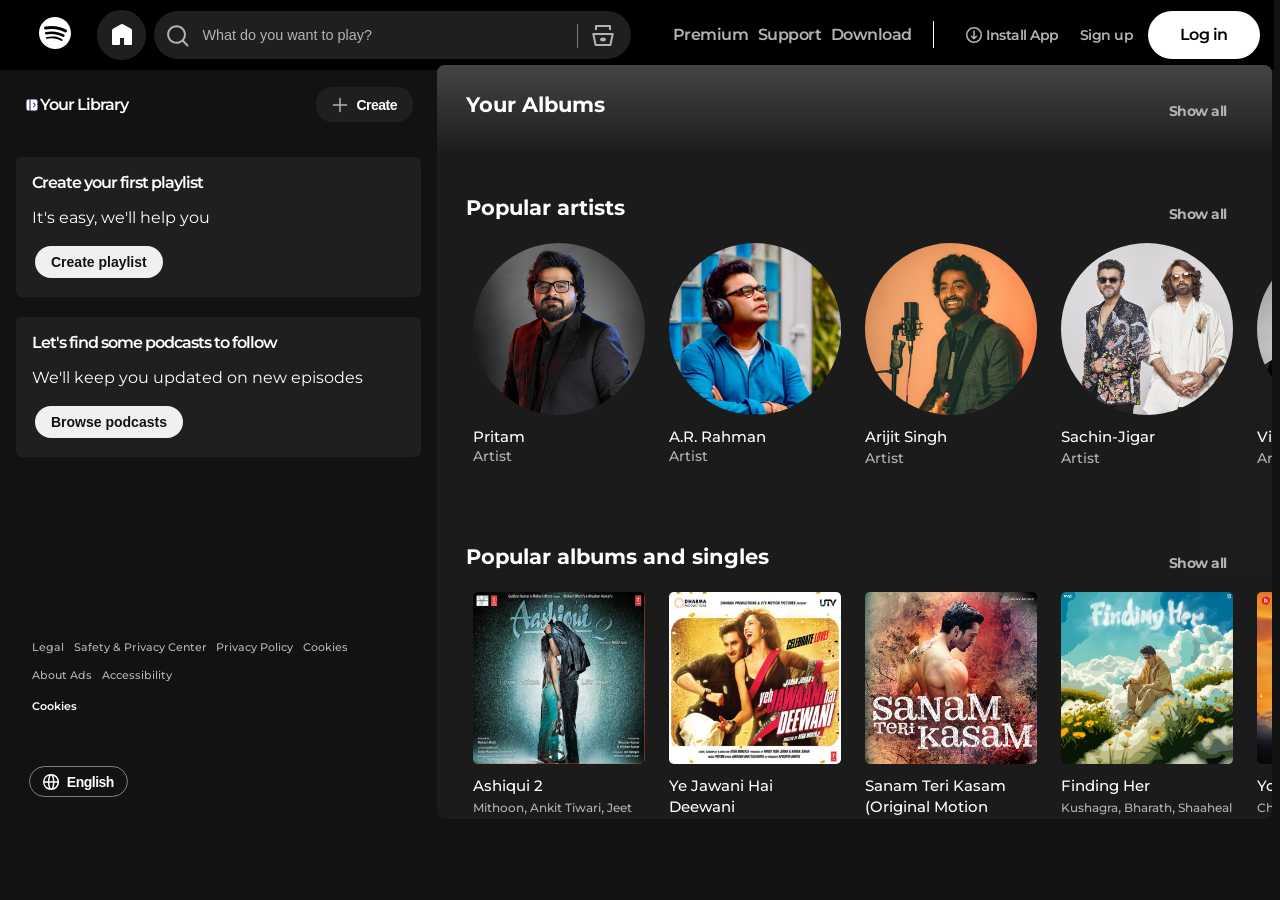
<file: js/project_2/index.html>
<!DOCTYPE html>
<html lang="en">

<head>
    <meta charset="UTF-8">
    <meta name="viewport" content="width=device-width, initial-scale=1.0">
    <title>Spotify - Web Player: Music for everyone</title>
    <link href="https://fonts.googleapis.com/css2?family=Montserrat:wght@300;400;500;600;700&display=swap"
        rel="stylesheet">
    <link rel="stylesheet" href="css/style.css">
    <link rel="stylesheet" href="css/utility.css">
    <link rel="icon" type="image/x-icon" href="svg/favicon.ico">
</head>

<body>
    <div class="container">
        <header class="header">
            <nav>
                <div class="navbar flex-space-between">
                    <div class="navbar-left flex-center">
                        <div class="logo">
                            <a href="">
                                <img src="svg/logo.svg" width="50" alt="logo">
                            </a>
                        </div>
                        <div class="home-search-bar flex-center">
                            <div class="home">
                                <a href="#" class="flex-center p-1 border-circule">
                                    <img src="svg/home.svg" width="50" alt="home">
                                </a>
                            </div>
                            <form action="#" class="search-bar flex-center border-circule">
                                <div class="input">
                                    <a href="#" class="search-logo p-1 border-circule">
                                        <img src="svg/search.svg" width="50" alt="search">
                                    </a>
                                    <input class="border-circule" id="search" type="text"
                                        placeholder="What do you want to play?">
                                    <a href="#" class="flex-center browse">
                                        <img src="svg/browse.svg" width="50" alt="browse">
                                    </a>
                                </div>
                            </form>
                        </div>
                    </div>
                    <div class="navbar-right flex-center">
                        <div class="items">
                            <ul class="flex-center">
                                <li>
                                    <a href="#">Premium</a>
                                </li>
                                <li>
                                    <a href="#">Support</a>
                                </li>
                                <li>
                                    <a href="#">Download</a>
                                </li>
                            </ul>
                        </div>
                        <div class="pipe">

                        </div>
                        <div class="install-app">
                            <a href="#" class="flex-center"><img src="svg/install.svg" width="50" alt="install">Install
                                App</a>
                        </div>
                        <div class="nav-buttons flex-center">
                            <div class="signup">
                                <a href="#">Sign up</a>
                            </div>
                            <div class="login">
                                <a href="#">Log in</a>
                            </div>
                        </div>
                    </div>
                </div>
            </nav>
        </header>
        <div class="fake-header">

        </div>
        <aside>
            <div class="sidebar">
                <div class="sidebar-header flex-space-between">
                    <div class="flex-center">
                        <img id="hamburger" width="30" src="svg/sidebar.svg" alt="">
                        <h3>Your Library</h3>
                    </div>
                    <button class="btn"><img src="svg/create.svg" width="50" alt="create">Create</button>
                </div>
                <div class="sidebar-main">
                    <div class="sidebar-main-card">
                        <h3>Create your first playlist</h3>
                        <span>It's easy, we'll help you</span>
                        <button class="sidebar-main-button border-circule">Create playlist</button>
                    </div>
                    <div class="sidebar-main-card">
                        <h3>Let's find some podcasts to follow</h3>
                        <span>We'll keep you updated on new episodes</span>
                        <button class="sidebar-main-button border-circule">Browse podcasts</button>
                    </div>
                </div>
                <div class="sidebar-footer">
                    <div class="sidebar-footer-content">
                        <ul>
                            <li>
                                <a href="#">Legal</a>
                            </li>
                            <li>
                                <a href="#">Safety & Privacy Center</a>
                            </li>
                            <li>
                                <a href="#">Privacy Policy</a>
                            </li>
                            <li>
                                <a href="#">Cookies</a>
                            </li>
                            <li>
                                <a href="#">About Ads</a>
                            </li>
                            <li>
                                <a href="#">Accessibility</a>
                            </li>
                        </ul>
                        <div class="footer-cooki">
                            <a href="#">Cookies</a>
                        </div>
                    </div>
                    <div class="english-button-container">
                        <button class="btn english-button"><img src="svg/world.svg" width="50" alt="world">English
                        </button>
                    </div>
                </div>
            </div>
        </aside>
        <main>
            <section>
                <div class="main">
                    <div class="main-content">
                        <div class="cards-container top-color">
                            <div class="main-content-header flex-space-between">
                                <!-- <h2>Trending songs</h2> -->
                                <h2>Your Albums</h2>
                                <a href="#">Show all</a>
                            </div>
                            <div class="cards playlist">
                            </div>
                        </div>

                        <div class="cards-container">
                            <div class="main-content-header flex-space-between">
                                <h2>Popular artists</h2>
                                <a href="#">Show all</a>
                            </div>
                            <div class="cards">
                                <div class="card artist">
                                    <img src="assets/artist img/pritam.jpg" width="200px" alt="song">
                                    <div class="card-content">
                                        <a href="#">Pritam</a>
                                        <span>Artist</span>
                                    </div>
                                </div>
                                <div class="card artist">
                                    <img src="assets/artist img/arrehman.jpg" width="200px" alt="song">
                                    <div class="card-content">
                                    </div>
                                    <div class="card-content">
                                        <a href="#">A.R. Rahman</a>
                                        <span>Artist</span>
                                    </div>
                                </div>
                                <div class="card artist">
                                    <img src="assets/artist img/arijitbabu.jpg" width="200px" alt="song">
                                    <div class="card-content">
                                        <a href="#">Arijit Singh</a>
                                    </div>
                                    <span>Artist</span>
                                </div>
                                <div class="card artist">
                                    <img src="assets/artist img/sachin-jigar.jpg" width="200px" alt="song">
                                    <div class="card-content">
                                        <a href="#">Sachin-Jigar</a>
                                    </div>
                                    <span>Artist</span>
                                </div>
                                <div class="card artist">
                                    <img src="assets/artist img/vishal-shekhar.jpg" width="200px" alt="song">
                                    <div class="card-content">
                                        <a href="#">Vishal-Shekhar</a>
                                    </div>
                                    <span>Artist</span>
                                </div>
                                <div class="card artist">
                                    <img src="assets/artist img/atif-aslam.jpg" width="200px" alt="song">
                                    <div class="card-content">
                                        <a href="#">Atif-Aslam</a>
                                    </div>
                                    <span>Artist</span>
                                </div>
                                <div class="card artist">
                                    <img src="assets/artist img/anirudh-ravichander.jpg" width="200px" alt="song">
                                    <div class="card-content">
                                        <a href="#">Anirudh-Ravichandar</a>
                                    </div>
                                    <span>Artist</span>
                                </div>
                                <div class="card artist">
                                    <img src="assets/artist img/udit-narayan.jpg" width="200px" alt="song">
                                    <div class="card-content">
                                        <a href="#">Udit-Narayan</a>
                                    </div>
                                    <span>Artist</span>
                                </div>
                                <div class="card artist">
                                    <img src="assets/artist img/honey-singh.jpg" width="200px" alt="song">
                                    <div class="card-content">
                                        <a href="#">Yo Yo Honey Singh</a>
                                    </div>
                                    <span>Artist</span>
                                </div>
                                <div class="card artist">
                                    <img src="assets/artist img/shankar-ehsaan-loy.jpg" width="200px" alt="song">
                                    <div class="card-content">
                                        <a href="#">Shankar-Ehsaan-Loy</a>
                                    </div>
                                    <span>Artist</span>
                                </div>
                            </div>
                        </div>
                        <div class="cards-container">
                            <div class="main-content-header flex-space-between">
                                <h2>Popular albums and singles</h2>
                                <a href="#">Show all</a>
                            </div>
                            <div class="cards">
                                <div class="card">
                                    <img src="assets/popular_albums/ashiqui2.jpg" width="200px" alt="song">
                                    <div class="card-content">
                                        <a href="#">Ashiqui 2</a>
                                        <span><a href="#">Mithoon</a>,<a href="#"> Ankit Tiwari</a>,<a href="#"> Jeet
                                                Gannguli</a></span>
                                    </div>
                                </div>
                                <div class="card">
                                    <img src="assets/popular_albums/yejavanihaideevani.jpg" width="200px" alt="song">
                                    <div class="card-content">
                                        <a href="#">Ye Jawani Hai Deewani</a>
                                        <span><a href="#">Pritam</a></span>
                                    </div>
                                </div>
                                <div class="card">
                                    <img src="assets/popular_albums/sanamterikasam.jpg" width="200px" alt="song">
                                    <div class="card-content">
                                        <a href="#">Sanam Teri Kasam (Original Motion Picture Soundtrack)</a>
                                        <span><a href="#">Himesh Reshamiya</a>,<a href="#"> Sameer Anjaan</a>,<a
                                                href="#"> Subrat Sinha</a>,<a href="#"> Shabbir Ahemad</a></span>
                                    </div>
                                </div>
                                <div class="card">
                                    <img src="assets/popular_albums/findingher.jpg" width="200px" alt="song">
                                    <div class="card-content">
                                        <a href="#">Finding Her</a>
                                        <span><a href="#">Kushagra</a>,<a href="#"> Bharath</a>,<a href="#">
                                                Shaaheal</a></span>
                                    </div>
                                </div>
                                <div class="card">
                                    <img src="assets/popular_albums/younggoat.jpg" width="200px" alt="song">
                                    <div class="card-content">
                                        <a href="#">Young G.O.A.T</a>
                                        <span><a href="#">Cheema Y</a>,<a href="#"> Gur Sidhu</a></span>
                                    </div>
                                </div>
                                <div class="card">
                                    <img src="assets/popular_albums/ranjhna.jpg" width="200px" alt="song">
                                    <div class="card-content">
                                        <a href="#">Rajhna (From "Do Patti")</a>
                                        <span><a href="#">Shachet-Parampara</a>,<a href="#"> Parampara Tondon</a>,<a
                                                href="#"> Kausar Munir</a></span>
                                    </div>
                                </div>
                                <div class="card">
                                    <img src="assets/popular_albums/ultimatelovesong.jpg" width="200px" alt="song">
                                    <div class="card-content">
                                        <a href="#">Ultimate Love Songs- Arijit Singh</a>
                                        <span><a href="#">Arijit Singh</a></span>
                                    </div>
                                </div>
                                <div class="card">
                                    <img src="assets/popular_albums/makingmemories.jpg" width="200px" alt="song">
                                    <div class="card-content">
                                        <a href="#">Making Memories</a>
                                        <span><a href="#">Karan Aujla</a>,<a href="#"> Ikky</a></span>
                                    </div>
                                </div>
                                <div class="card svg">
                                    <img src="assets/popular_albums/variousartist.svg" width="200px" alt="song">
                                    <div class="card-content">
                                        <a href="#">Various Artist</a>
                                    </div>
                                </div>
                                <div class="card">
                                    <img src="assets/popular_albums/sicario.jpg" width="200px" alt="song">
                                    <div class="card-content">
                                        <a href="#">Sicario</a>
                                        <span><a href="#">Shubh</a></span>
                                    </div>
                                </div>

                            </div>
                        </div>
                        <div class="cards-container">
                            <div class="main-content-header flex-space-between">
                                <h2>Popular radio</h2>
                                <a href="#">Show all</a>
                            </div>
                            <div class="cards">
                                <div class="card">
                                    <img src="assets/popular_radio/arijit singh.jpg" width="200px" alt="song">
                                    <div class="card-content">
                                        <span><a href="#">With Sachin-Jigar, Jeet Gannguli, Pritam and more</a></span>
                                    </div>
                                </div>
                                <div class="card">
                                    <img src="assets/popular_radio/kk.jpg" width="200px" alt="song">
                                    <div class="card-content">
                                        <span><a href="#">With Pritam, Ankit Tiwari, Vishal-Shekhar and more</a>
                                        </span>
                                    </div>
                                </div>
                                <div class="card">
                                    <img src="assets/popular_radio/shreya ghoshal.jpg" width="200px" alt="song">
                                    <div class="card-content">
                                        <span><a href="#">With A.R. Rahman, Arijit Singh, Atif Aslam and more</a></span>
                                    </div>
                                </div>
                                <div class="card">
                                    <img src="assets/popular_radio/alka yagnik.jpg" width="200px" alt="song">
                                    <div class="card-content">
                                        <span><a href="#">With Vinod Rathod, Kumar Sanu, Udit Narayan and
                                                more</a></span>
                                    </div>
                                </div>
                                <div class="card">
                                    <img src="assets/popular_radio/diljit.jpg" width="200px" alt="song">
                                    <div class="card-content">
                                        <span><a href="#">With AP Dhillon, Sidhu Moose Wala, Harrdy Sandhu and
                                                more</a></span>
                                    </div>
                                </div>
                                <div class="card">
                                    <img src="assets/popular_radio/a r rahman.jpg" width="200px" alt="song">
                                    <div class="card-content">
                                        <span><a href="#">With Yuvan Shankar Raja, Hariharan, Chinmayi and
                                                more</a></span>
                                    </div>
                                </div>
                                <div class="card">
                                    <img src="assets/popular_radio/honey singh.jpg" width="200px" alt="song">
                                    <div class="card-content">
                                        <span><a href="#">With Diljit Dosanjh, Guru Randhawa, Himesh Reshammiya and
                                                more</a></span>
                                    </div>
                                </div>
                                <div class="card">
                                    <img src="assets/popular_radio/sidhu moose wala.jpg" width="200px" alt="song">
                                    <div class="card-content">
                                        <span><a href="#">With Shubh, AP Dhillon, Khan Bhaini and more</a></span>
                                    </div>
                                </div>
                                <div class="card">
                                    <img src="assets/popular_radio/kishore kumar.jpg" width="200px" alt="song">
                                    <div class="card-content">
                                        <span><a href="#">With Mukesh, Tabassum, Hemant Kumar and more</a></span>
                                    </div>
                                </div>
                                <div class="card">
                                    <img src="assets/popular_radio/kumar sanu.jpg" width="200px" alt="song">
                                    <div class="card-content">
                                        <span><a href="#">With Anuradha Paudwal, Jatin-Lalit, Alka Yagnik and
                                                more</a></span>
                                    </div>
                                </div>

                            </div>
                        </div>
                        <div class="cards-container">
                            <div class="main-content-header flex-space-between">
                                <h2>Featured charts</h2>
                                <a href="#">Show all</a>
                            </div>
                            <div class="cards">
                                <div class="card">
                                    <img src="assets/features chart/topsongsglobal.jpg" width="200px" alt="song">
                                    <div class="card-content">
                                        <span><a href="#">Your weekly update of the most played tracks right now -
                                                Global.</a></span>
                                    </div>
                                </div>
                                <div class="card">
                                    <img src="assets/features chart/topsongsindia.jpg" width="200px" alt="song">
                                    <div class="card-content">
                                        <span><a href="#">Your weekly update of the most played tracks right now -
                                                India.</a></span>
                                    </div>
                                </div>
                                <div class="card">
                                    <img src="assets/features chart/top50global.jpg" width="200px" alt="song">
                                    <div class="card-content">
                                        <span><a href="#">Your daily update of the most played tracks right now -
                                                Global.</a></span>
                                    </div>
                                </div>
                                <div class="card">
                                    <img src="assets/features chart/top50india.jpg" width="200px" alt="song">
                                    <div class="card-content">
                                        <span><a href="#">Your daily update of the most played tracks right now -
                                                India.</a></span>
                                    </div>
                                </div>
                                <div class="card">
                                    <img src="assets/features chart/viral50global.jpg" width="200px" alt="song">
                                    <div class="card-content">
                                        <span><a href="#">Your daily update of the most viral tracks right now -
                                                Global.</a></span>
                                    </div>
                                </div>
                                <div class="card">
                                    <img src="assets/features chart/viral50india.jpg" width="200px" alt="song">
                                    <div class="card-content">
                                        <span><a href="#">Your daily update of the most viral tracks right now -
                                                India.</a></span>
                                    </div>
                                </div>
                            </div>
                        </div>
                    </div>
                </div>
            </section>
        </main>
    </div>

    <script src="js/index.js"></script>
</body>

</html>
</file>
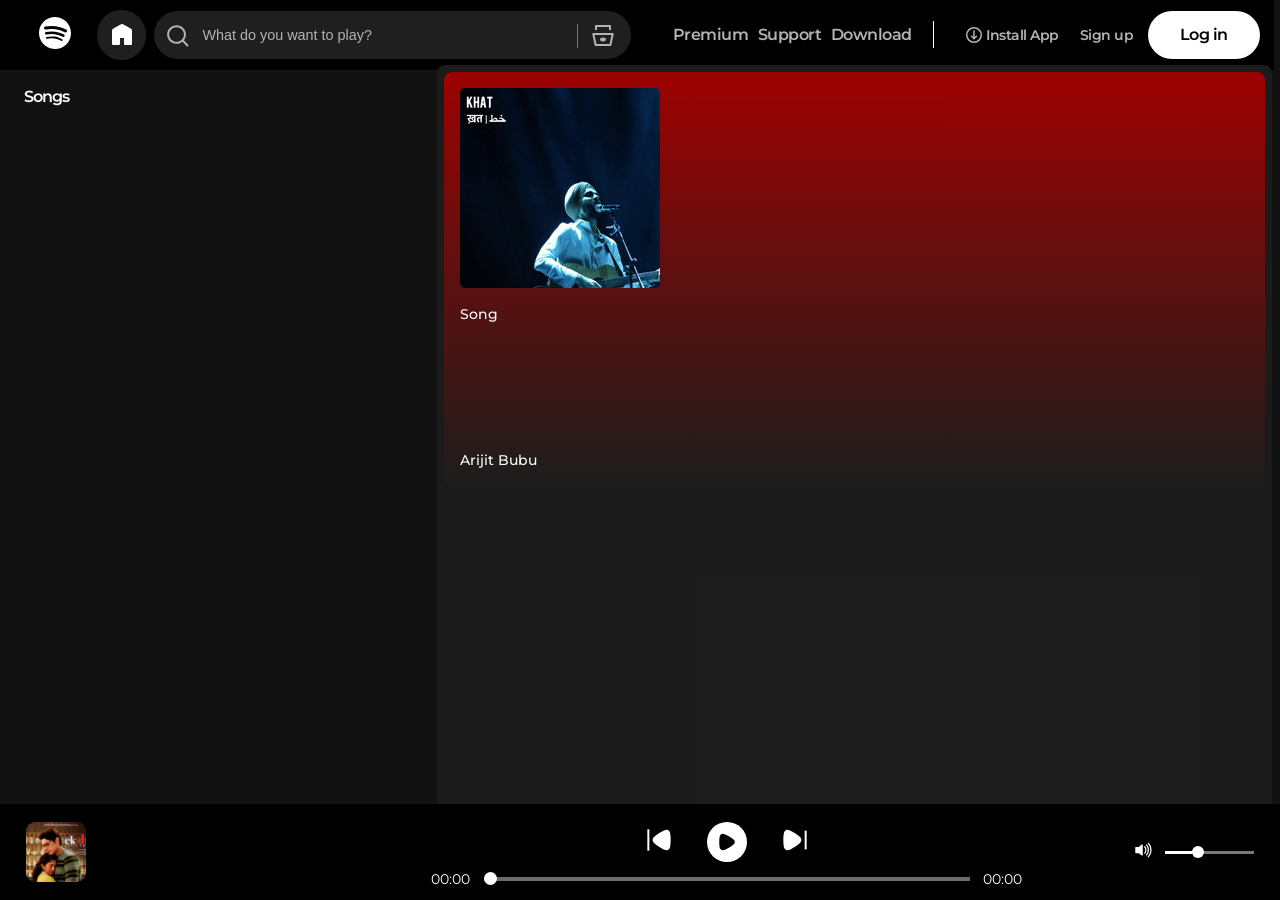
<file: js/project_2/playlist.html>
<!DOCTYPE html>
<html lang="en">

<head>
    <meta charset="UTF-8">
    <meta name="viewport" content="width=device-width, initial-scale=1.0">
    <title>Spotify - Playlist</title>
    <link href="https://fonts.googleapis.com/css2?family=Montserrat:wght@300;400;500;600;700&display=swap"
        rel="stylesheet">
    <link rel="stylesheet" href="css/style.css">
    <link rel="stylesheet" href="css/utility.css">
    <link rel="icon" type="image/x-icon" href="svg/favicon.ico">
</head>

<body>
    <div class="container">
        <header class="header">
            <nav>
                <div class="navbar ">
                    <div class="navbar-left flex-center">
                        <div class="logo">
                            <a href="">
                                <img src="svg/logo.svg" width="50" alt="logo">
                            </a>
                        </div>
                        <div class="home-search-bar flex-center">
                            <div class="home">
                                <a href="#" class="flex-center p-1 border-circule">
                                    <img src="svg/home.svg" width="50" alt="home">
                                </a>
                            </div>
                            <form action="#" class="search-bar flex-center border-circule">
                                <div class="input">
                                    <a href="#" class="search-logo p-1 border-circule">
                                        <img src="svg/search.svg" width="50" alt="search">
                                    </a>
                                    <input class="border-circule" id="search" type="text"
                                        placeholder="What do you want to play?">
                                    <a href="#" class="flex-center browse">
                                        <img src="svg/browse.svg" width="50" alt="browse">
                                    </a>
                                </div>
                            </form>
                        </div>
                    </div>
                    <div class="navbar-right flex-center">
                        <div class="items">
                            <ul class="flex-center">
                                <li>
                                    <a href="#">Premium</a>
                                </li>
                                <li>
                                    <a href="#">Support</a>
                                </li>
                                <li>
                                    <a href="#">Download</a>
                                </li>
                            </ul>
                        </div>
                        <div class="pipe">

                        </div>
                        <div class="install-app">
                            <a href="#" class="flex-center"><img src="svg/install.svg" width="50" alt="install">Install
                                App</a>
                        </div>
                        <div class="nav-buttons flex-center">
                            <div class="signup">
                                <a href="#">Sign up</a>
                            </div>
                            <div class="login">
                                <a href="#">Log in</a>
                            </div>
                        </div>
                    </div>
                </div>
            </nav>
        </header>
        <div class="fake-header">

        </div>
        <aside>
            <div class="sidebar">
                <div class="sidebar-header flex-space-between">
                    <div class="flex-center-img">
                        <h3>Songs</h3>
                    </div>
                    <!-- <img id="hamburger" width="30" src="svg/sidebar.svg" alt=""> -->
                </div>
                <div class="sidebar-main">
                    <div class="song-list-card-container">
                        <!-- <div class="song-list-card flex-space-between">
                            <div class="flex-start">
                                <div class="song-list-img flex-center">
                                    <img src="assets/songs_img/aura.jpg" alt="">
                                </div>
                                <div class="song-name playlist-song-name">
                                    hello
                                </div>
                            </div>
                            <div class="song-duration">
                                05:21
                            </div>
                        </div> -->
                    </div>
                </div>
            </div>
        </aside>
        <main>
            <section>
                <div class="main">
                    <div class="main-content">
                        <div class="hero">
                            <div class="hero-song-img">
                                <img src="assets/songs_img/khat.jpg" alt="">
                            </div>
                            <div class="hero-content">
                                <div>
                                    <span>Song</span>
                                </div>
                                <div class="playing-song-name">

                                </div>
                                <div class="singer-name">
                                    <a href="#">Arijit Bubu</a>
                                </div>
                            </div>
                            <div class="sidebar-hamburger">
                                <img id="hamburger" width="30" src="svg/sidebar.svg" alt="">
                            </div>
                        </div>
                        <div class="playing-song">

                        </div>
                    </div>
                </div>
            </section>
        </main>

    </div>
    <div class="playbar">
        <div class="playbar-container ">
            <div class="song-name ">
                <div class="song-img">
                    <img width="70" src="assets/songs_img/ek din title.jpg" alt="image">
                </div>
                <div class="name">

                </div>
            </div>
            <div class="play-buttons-container">
                <div class="play-buttons flex-center">
                    <div><img id="previous" src="svg/previous.svg" alt=""></div>
                    <div id="play" class="play"><img src="svg/play.svg" alt=""></div>
                    <div><img id="next" src="svg/next.svg" alt=""></div>
                </div>
                <div class="seekbar-container">
                    <div class="current-time">
                        00:00
                    </div>
                    <div class="seekbar">
                        <div class="seekbar-fill"></div>
                        <div class="circule"></div>
                    </div>
                    <div class="duration">
                        00:00
                    </div>
                </div>

            </div>
            <div class="volume-button-container flex-center">
                <div id="volumeButton" class="volume-button">
                    <img width="20" src="svg/volume.svg" alt="">
                </div>
                <div id="volumeSeekbar" class="volume-seekbar">
                    <div class="volume-seekbar-fill"></div>
                    <div class="volume-circule"></div>
                </div>
            </div>
        </div>
    </div>
    <script src="js/script.js"></script>
</body>

</html>
</file>
<file: js/project_2/css/style.css>
* {
    margin: 0;
    padding: 0;
}

body {
    font-family: 'Montserrat', sans-serif;
    /* font-size: 1rem; */
    background-color: black;
    color: white;

    scrollbar-width: none;
    flex-direction: column;
    width: 100%;
    /* min-width: 800px; */
    height: 100%;
    /* min-height: 600px; */
    line-height: normal;
    display: flex;
    overflow-x: hidden;
}

.container {
    display: grid;
    grid-template-columns: 433px 1fr;
    grid-template-rows: 65px 1fr;
    grid-template-areas:
        "header header"
        "sidebar main";
    height: 100vh;
    /* gap: 8px; */
    background-color: #121212;
    position: relative;
}

.header {
    grid-area: header;
    place-content: center;
    background-color: black;
    position: fixed;
    padding: 10px;
    width: 98vw;
}

.fake-header {
    grid-area: header;
    place-content: center;
    background-color: black;
    padding: 10px;
    width: 98vw;
}

.sidebar {
    grid-area: sidebar;
    background-color: #121212;
    border-radius: 8px;
    margin: 0 4px 0px 8px;
    display: flex;
    flex-direction: column;
    /* height: 90vh; */
    height: calc(91vh - 65px);
    position: absolute;
    z-index: 1;
    top: 6px;
}

main {
    overflow: hidden;
}

.main {
    grid-area: main;
    background-color: #1d1d1df4;
    border-radius: 8px;
    margin: 0 8px 0px 4px;
    /* height: 90vh; */
    height: calc(91vh - 65px);
    overflow-y: scroll;
    scroll-behavior: smooth;
    position: relative;
}

.top-color {
    background: linear-gradient(to bottom, #444444, #1d1d1d);
}

.main::-webkit-scrollbar {
    width: 8px;
}

.main::-webkit-scrollbar-thumb {
    background: #3b3b3b;
}

.main::-webkit-scrollbar-thumb:hover {
    background: #6a6a6a;
}

.navbar {
    padding-left: .8rem;
    padding-right: .3rem;
    display: flex;
    justify-content: space-between;
    align-items: center;
}

.navbar-left {
    padding: 0rem 1rem;

}

.navbar-left img {
    width: 1.5rem;
}

.logo img {
    width: 2rem;
    padding-right: 1rem;
}

.home {
    padding-left: 10px;
}

.home a {
    background-color: #1f1f1f;
}

.input {
    position: relative;
}

.search-logo {
    position: absolute;
    left: .4rem;
    top: 0px;
    z-index: 1;
}

#search {
    background-color: #1f1f1f;
    border: none;
    color: #b3b3b3;
    height: 1.8rem;
    padding: .6rem .8rem;
    margin-left: 8px;
    width: 26rem;
    position: relative;
    cursor: text;
    font-size: .9rem;
    font-weight: 500;
    padding-left: 3rem;
}

#search::placeholder {
    color: #b3b3b3;
}

.browse {
    position: absolute;
    right: 1rem;
    z-index: 1;
    top: .8rem;
    border-left: .1px solid #b3b3b39c;
    padding-left: .8rem;
}

.items li {
    list-style: none;
    color: #b3b3b3;
}

.items li a {
    color: #b3b3b3;
    text-decoration: none;
    font-size: 1rem;
    font-weight: 600;
}

.navbar-right {
    gap: 1.3rem;
    letter-spacing: -.5px;
}

.items ul {
    gap: .6rem;
}

.pipe {
    width: 1px;
    height: 1.7rem;
    background-color: white;
    margin-right: .7rem;
}

.install-app img {
    width: 1rem;
}

.install-app a {
    text-decoration: none;
    color: #b3b3b3;
    font-size: .875rem;
    font-weight: 600;
    gap: .3rem;
}

.signup a {
    text-decoration: none;
    color: #b3b3b3;
    font-size: .875rem;
    font-weight: 600;
}

.nav-buttons {
    gap: .9rem;
}

.login a {
    text-decoration: none;
    color: #000000;
    font-size: 1rem;
    font-weight: 600;
    background-color: white;
    padding: .9rem 2rem;
    border-radius: 1.5rem;
}

.sidebar-header {
    padding: 1rem;

}

.btn {

    background-color: #1f1f1f;
    color: white;
    padding: .6rem 1rem;
    border: none;
    border-radius: 1rem;
    font-weight: 600;
    display: flex;
    justify-content: center;
    align-items: center;
    gap: .5rem;
    letter-spacing: -.5px;
    font-size: .875rem;
}

.sidebar img {
    width: 1rem;
}

.sidebar h3 {
    font-size: 1rem;
    font-weight: 600;
    letter-spacing: -1px;
}

.sidebar-hamburger {
    position: absolute;
    top: 11px;
    right: 12px;
    display: none;
}

.sidebar-hamburger img {
    width: 50px;
    cursor: pointer;
}

.sidebar-main {
    flex: 1;
    overflow-y: auto;
    height: 100%;
    min-height: 290px;
}

.sidebar-main-card {
    background-color: #1f1f1f;
    display: flex;
    flex-direction: column;
    align-items: start;
    justify-content: center;
    padding: 1rem 16px;
    gap: 1rem;
    border-radius: .4rem;
    margin: 1.2rem .5rem;
}

.sidebar-main::-webkit-scrollbar {
    width: 8px;
}

.sidebar-main::-webkit-scrollbar-thumb {
    background: #3b3b3b;
}

.sidebar-main::-webkit-scrollbar-thumb:hover {
    background: #6a6a6a;
}

.sidebar-main-card p {
    font-size: .8rem;
    font-weight: 600;
    letter-spacing: -.5px;
}

.sidebar-main-button {
    padding: .5rem 1rem;
    font-size: .875rem;
    font-weight: 600;
    border: none;
    color: #121212;
    background-color: rgba(255, 255, 255, 0.934);
    margin: 3px;
}

.sidebar-footer-content {
    text-align: start;
    margin: 32px 0;
    padding: 0 24px;
}

.sidebar-footer-content ul {
    display: flex;
    flex-wrap: wrap;
    gap: .6rem;
}

.sidebar-footer-content ul li {
    list-style: none;
    gap: 2px;
}

.sidebar-footer-content ul li a {
    text-decoration: none;
    font-size: .7rem;
    color: #b3b3b3;
    font-weight: 500;
}

.footer-cooki {
    padding: 8px 0px;
    margin: 4px 0px;
}

.footer-cooki a {
    text-decoration: none;
    font-size: .7rem;
    color: white;
    font-weight: 600;
}

.english-button {
    border: 1px solid #818181;
    background-color: #121212;
    padding: .4rem .8rem;
}

.english-button-container {
    padding: 12px 21px;
    margin-bottom: 1rem;
}

.main-content {
    display: flex;
    flex-direction: column;
    gap: 16px;
}

.main-content-header {
    padding: 1.5rem 0px .6rem 0px;
    max-width: 93%;
    margin: auto;
}

.main-content-header h2 {
    font-weight: 700;
    font-size: 1.3rem;
}

.main-content-header a {
    text-decoration: none;
    color: #b3b3b3;
    font-size: .875rem;
    font-weight: 700;
    letter-spacing: -.5px;
    padding-right: 1rem;
    margin-top: 13px;
}

.cards {
    display: flex;
    width: 100%;
    max-width: 1000px;
    overflow-x: auto;
    scroll-behavior: smooth;
    scrollbar-width: none;
    gap: 1.5rem;
    margin: 0px 2.28rem;
    padding: 11px 0px;
}

.card {
    border-radius: 0.5rem;
    text-align: start;
    border-radius: 0.5rem;
    color: white;
    cursor: pointer;
}

.card img {
    border-radius: 0.3rem;
    width: 172px;
}

.card-content {
    display: flex;
    flex-direction: column;
}

.card-content a {
    text-decoration: none;
    color: white;
    font-size: .92rem;
    font-weight: 500;
    padding: 8px 0px 0px 0px;
    /* letter-spacing: -0.5px; */
    line-height: 1.3rem;
    /* overflow: hidden; */
    /* height: 2.2rem; */
}

.card-content span {
    height: 2.6rem;
    overflow: hidden;
}

.card-content span a {
    color: #b3b3b3;
    font-size: .78rem;
}

.card-content span {
    color: #b3b3b3;
}

.artist img {
    border-radius: 50%;
    height: 172px;
    object-fit: cover;
    object-position: center center;
}

.artist span {
    color: #b3b3b3;
    font-size: .86rem;
    font-weight: 500;
}

.svg img {
    height: auto;
}

.playbar {
    /* position: absolute; */
    position: fixed;
    bottom: 0;
    width: 100%;
    background-color: black;
    z-index: 2;
}

.playbar-container {
    width: 96%;
    margin: auto;
    display: flex;
    justify-content: space-between;
    align-items: center;
}

.song-img {
    width: 60px;
    overflow: hidden;
    height: 60px;
    margin: 18px 18px 18px 0px;
    border-radius: 9px;
    object-fit: cover;
    object-position: center center;
}

.name {
    width: 13.5rem;
    height: 51px;
    align-items: center;
    display: flex;
}

.song-name {
    display: flex;
    justify-content: center;
    align-items: center;
}

.song-name .name a {
    text-decoration: none;
    color: white;
    font-size: .875rem;
    font-weight: 500;
}

.play-buttons {
    gap: 2rem;
    padding: 8px;
    /* margin-bottom: 10px; */
}

.play-buttons img {
    width: 2rem;
    cursor: pointer;
}

.play {
    background-color: white;
    align-items: center;
    justify-content: center;
    display: flex;
    border-radius: 30px;
    width: 2.5rem;
    height: 2.5rem;
}

.play img {
    width: 1.5rem;
}

.play:hover {
    background-color: rgba(217, 217, 217, 0.929);
}

.seekbar-container {
    display: flex;
    align-items: center;
    gap: 8px;
    font-size: .875rem;
}

.seekbar {
    height: 4px;
    width: 38vw;
    background-color: rgba(117 117 117 / 92%);
    margin-bottom: 2px;
    position: relative;
    cursor: pointer;
}

.circule {
    width: 13px;
    height: 13px;
    border-radius: 50%;
    background-color: white;
    left: 0%;
    position: relative;
    bottom: 5px;
    transition: left 0.1s;
    cursor: pointer;
}

.seekbar-fill {
    background-color: white;
    height: 4px;
    width: 0%;
    position: absolute;
    cursor: pointer;
}

.current-time {
    width: 50px;
    justify-content: center;
    display: flex;
    align-items: center;
    margin-bottom: 2px;
}

.duration {
    margin-bottom: 2px;
    width: 50px;
    justify-content: center;
    display: flex;
    align-items: center;

}

.volume-seekbar {
    height: 3px;
    width: 7vw;
    background-color: rgba(129, 129, 129, 0.936);
    cursor: pointer;
    position: relative;
}

.volume-seekbar-fill {
    background-color: white;
    height: 3px;
    width: 0%;
    position: absolute;
    cursor: pointer;
}

.volume-circule {
    width: 12px;
    height: 12px;
    border-radius: 50%;
    background-color: white;
    left: 0%;
    position: relative;
    bottom: 5px;
    transition: left 0.1s;
    cursor: pointer;
}

.volume-button-container {
    gap: 11px;
}

.volume-button {
    cursor: pointer;
}

.song-list-card {
    background-color: #3d3d3d;
    padding: 8px;
    width: 93%;
    margin: auto;
    height: auto;
    border-radius: 5px;
    display: flex;
    align-items: center;
    justify-content: flex-start;
    margin-bottom: 8px;
    cursor: pointer;
    text-wrap: wrap;
    overflow-x: hidden;

}

.song-list-card:hover {
    background-color: #626161;
}

.song-list-img img {
    width: 33px;
    height: auto;
    border-radius: 5px;
}

.song-list-card .song-name {
    font-size: .875rem;
    font-weight: 500;
}

.hero {
    padding: 16px;
    margin: 7px;
    /* background-color: rgb(115, 111, 111); */
    border-radius: 8px;
    display: flex;
    justify-content: flex-start;
    align-items: flex-end;
    gap: 1rem;
    background: linear-gradient(to bottom, #9e0202, #1d1d1d);
    flex-wrap: wrap;
    position: relative;
}

.hero-song-img {
    width: 200px;
    height: 200px;
    overflow: hidden;
    object-fit: cover;
    object-position: center center;
    border-radius: 5px;
}

.hero-content {
    display: flex;
    flex-direction: column;
    justify-content: center;
    /* gap: 9px; */
    max-width: 51rem;
}

.hero-content span {
    font-size: .875rem;
    font-weight: 500;
}

.singer-name {
    font-size: .875rem;
    font-weight: 500;
}

.hero-content a {
    text-decoration: none;
    color: white;
}

.playing-song-name {
    font-size: 3rem;
    font-weight: bolder;
    height: 8rem;
    width: 49vw;
    overflow: auto;
    text-wrap: wrap;
}

.playing-song-name::-webkit-scrollbar {
    width: 0px;
}



@media (max-width:1255px) {
    #search {
        width: 14rem;
    }
}

@media (max-width:1055px) {
    .items {
        display: none;
    }

    .container {
        grid-template-columns: 0px 1fr;
    }

    .sidebar-hamburger {
        display: block;
    }

    .sidebar {
        transform: translateX(-106%);
        transition: transform 0.35s ease;
    }

    .sidebar.active {
        transform: translateX(0);
        width: 433px;
    }

    .main {
        transform: translateX(0px);
        transition: transform 0.35s ease;
    }

}

@media (max-width:794px) {
    .playbar-container .song-name {
        display: none;
    }

    .playbar-container {
        justify-content: center;
    }

    .sidebar.active {
        width: 350px;
    }

    .container {
        grid-template-columns: 0px 1fr;
        grid-template-rows: 173px 1fr;
    }

    .hero {
        flex-direction: column;
        align-items: center;
        text-align: center;
    }

    .playing-song-name {
        width: 88vw;
        height: 17rem;
    }


    .navbar {
        justify-content: center;
        flex-direction: column;
        padding-top: 21px;
    }

    .navbar-left {
        padding-bottom: 28px;
    }

    .navbar-right {
        padding-bottom: 28px;
    }

    .playbar-container {
        height: 18vh;
    }

    .home {
        padding-left: 8px;
    }

    .logo img {
        padding-right: 0rem;
    }

    .main {
        margin: 0 -8px 0px 3px;
    }

    .pipe {
        display: none;
    }
}

@media (max-width:431px) {
    .playing-song-name {
        height: 15rem;
    }

    .sidebar.active {
        width: 280px;
    }

    .hero-content {
        margin-top: 16px;
    }

}

@media (max-width:400px) {
    .sidebar.active {
        width: 250px;
    }
}

@media (max-width:380px) {
    .playing-song-name {
        height: 8rem;
        font-size: 2rem;
    }

}
</file>
<file: js/project_2/css/utility.css>
.flex-center {
    display: flex;
    justify-content: center;
    align-items: center;
}

.flex-center-wrap {
    display: flex;
    justify-content: center;
    align-items: center;
    flex-wrap: wrap;
}

.flex-space-between {
    display: flex;
    justify-content: space-between;
    align-items: center;
    /* flex-wrap: wrap; */
}

.flex-start {
    display: flex;
    justify-content: flex-start;
    align-items: center;
    /* flex-wrap: wrap; */
    gap: 1rem;
}

.invert {
    filter: invert();
}

.p-1 {
    padding: 0.8rem;
}

.p-2 {
    padding: 1rem;
}

.border-circule {
    /* border-radius: 2rem; */
    border-radius: 117px;
}
</file>
